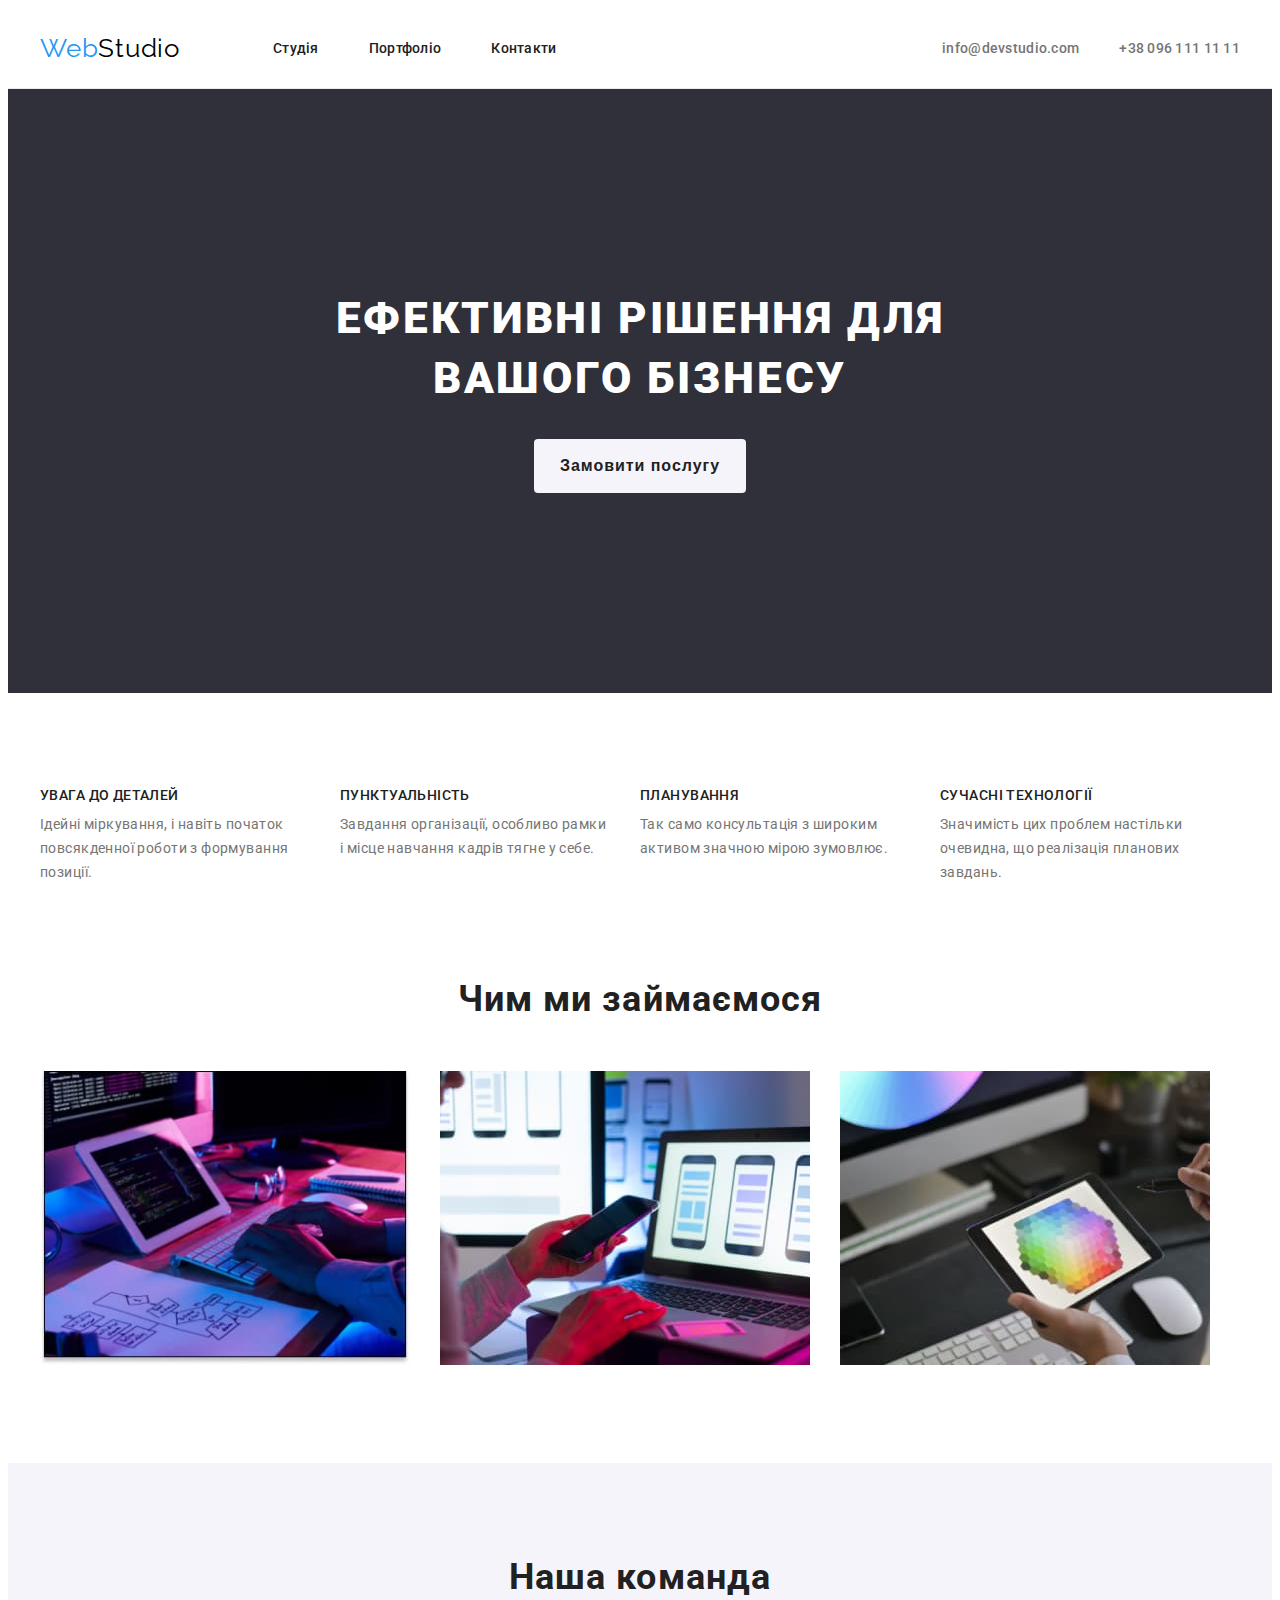
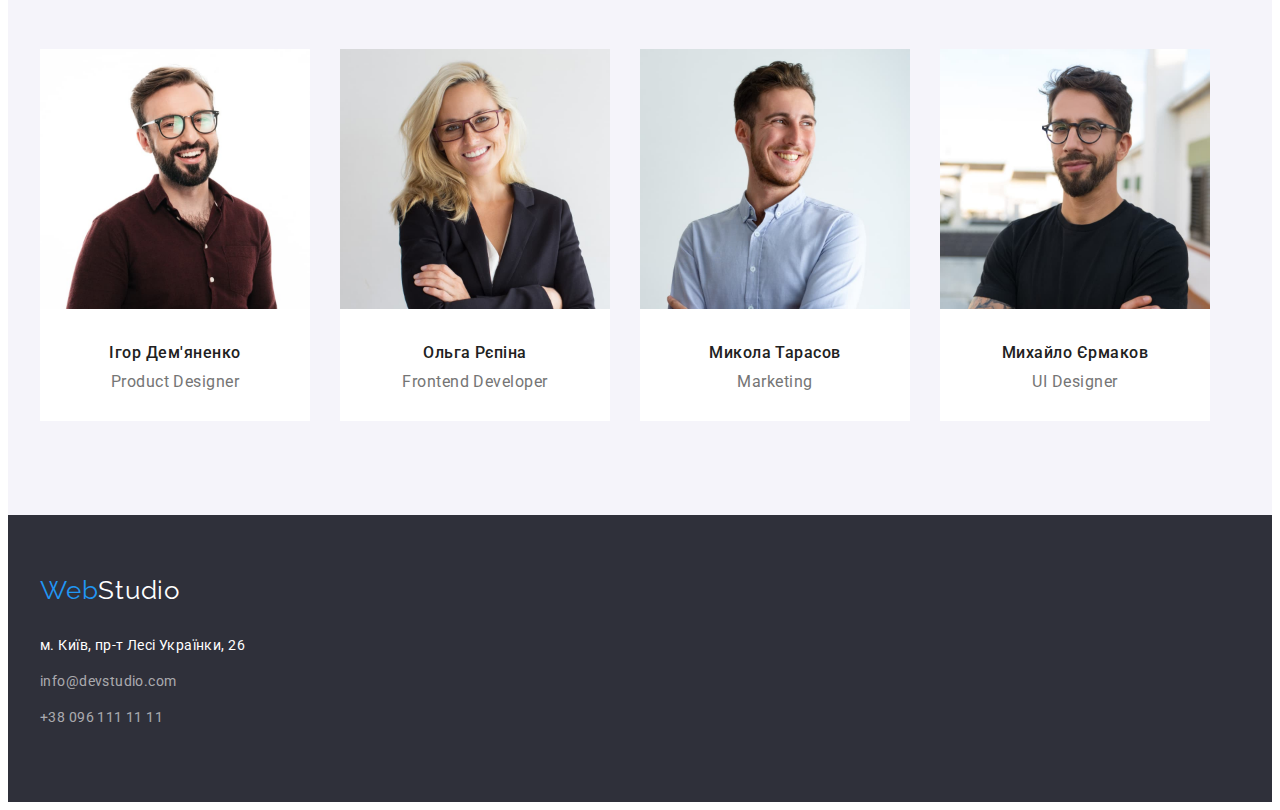
<file: index.html>
<!DOCTYPE html>
<html lang="uk">
  <head>
    <meta charset="UTF-8" />
    <meta http-equiv="X-UA-Compatible" content="IE=edge" />
    <meta name="viewport" content="width=device-width, initial-scale=1.0" />
    <title>HTML+CSS ДЗ №3</title>
    <link rel="preconnect" href="https://fonts.googleapis.com" />
    <link rel="preconnect" href="https://fonts.gstatic.com" crossorigin />
    <link
      href="https://fonts.googleapis.com/css2?family=Raleway:wght@700&family=Roboto:wght@400;500;700;900&display=swap"
      rel="stylesheet"
    />
    <link
      rel="stylesheet"
      href="https://cdnjs.cloudflare.com/ajax/libs/modern-normalize/1.1.0/modern-normalize.min.css"
      integrity="sha512-wpPYUAdjBVSE4KJnH1VR1HeZfpl1ub8YT/NKx4PuQ5NmX2tKuGu6U/JRp5y+Y8XG2tV+wKQpNHVUX03MfMFn9Q=="
      crossorigin="anonymous"
      referrerpolicy="no-referrer"
    />
    <link rel="stylesheet" href="./css/styles.css" />
  </head>
  <body>
    <!--  Верхня лінія  -->
    <header class="top-line">
      <div class="container top-conteiner">
        <nav class="t-nav">
          <a class="logo" href="./index.html"> <span class="logo-text-color">Web</span>Studio </a>
          <ul class="top-nav list">
            <li class="item">
              <a class="nav-link" href="./index.html">Студія</a>
            </li>
            <li class="item">
              <a class="nav-link" href="./portfolio.html">Портфоліо</a>
            </li>
            <li class="item">
              <a class="nav-link" href="#">Контакти</a>
            </li>
          </ul>
        </nav>
        <ul class="top-cont list">
          <li class="item">
            <a class="contact-link" href="mailto:info@devstudio.com">info@devstudio.com</a>
          </li>
          <li class="item">
            <a class="contact-link" href="tel:+380961111111">+38 096 111 11 11</a>
          </li>
        </ul>
      </div>
    </header>
    <main>
      <!-- Шапка -->
      <div class="head">
        <section class="container head-container">
          <h1 class="head-title">Ефективні рішення для вашого бізнесу</h1>
          <button class="button head-button-font" type="button">Замовити послугу</button>
        </section>
      </div>
      <!-- Особливості -->
      <section class="section">
        <div class="container">
          <ul class="list features">
            <li class="item">
              <h3 class="features-title">УВАГА ДО ДЕТАЛЕЙ</h3>
              <p class="features-text">
                Ідейні міркування, і навіть початок повсякденної роботи з формування позиції.
              </p>
            </li>
            <li class="item">
              <h3 class="features-title">ПУНКТУАЛЬНІСТЬ</h3>
              <p class="features-text">
                Завдання організації, особливо рамки і місце навчання кадрів тягне у себе.
              </p>
            </li>
            <li class="item">
              <h3 class="features-title">ПЛАНУВАННЯ</h3>
              <p class="features-text">
                Так само консультація з широким активом значною мірою зумовлює.
              </p>
            </li>
            <li class="item">
              <h3 class="features-title">СУЧАСНІ ТЕХНОЛОГІЇ</h3>
              <p class="features-text">
                Значимість цих проблем настільки очевидна, що реалізація планових завдань.
              </p>
            </li>
          </ul>
        </div>
      </section>
      <!-- Чим ми займаємося -->
      <section class="section no-top-pad">
        <div class="container">
          <h2 class="work-title">Чим ми займаємося</h2>
          <ul class="list works">
            <li class="item">
              <img
                src="./images/img_1.jpg"
                alt="людина набирає текст програми на клавіатурі"
                width="370"
                height="294"
              />
            </li>
            <li class="item">
              <img
                src="./images/img_2.jpg"
                alt="людина за ноутбуком розробляє дизайн додатку на телефон"
                width="370"
                height="294"
              />
            </li>
            <li class="item">
              <img
                src="./images/img_3.jpg"
                alt="людина на планшеті обирає колір на діаграмі кольорів"
                width="370"
                height="294"
              />
            </li>
          </ul>
        </div>
      </section>
      <!-- Наша команда -->
      <section class="team section">
        <div class="container">
          <h2 class="team-title">Наша команда</h2>
          <ul class="list us-team">
            <li class="team-item">
              <img
                src="./images/photo_1.jpg"
                alt="фотограіфя Ігоря Дем'яненко"
                width="270"
                height="260"
              />
              <div class="team-block">
                <h3 class="team-name">Ігор Дем'яненко</h3>
                <p class="team-text">Product Designer</p>
              </div>
            </li>
            <li class="team-item">
              <img
                src="./images/photo_2.jpg"
                alt="фотограіфя Ольги Рєпіної"
                width="270"
                height="260"
              />
              <div class="team-block">
                <h3 class="team-name">Ольга Рєпіна</h3>
                <p class="team-text">Frontend Developer</p>
              </div>
            </li>
            <li class="team-item">
              <img
                src="./images/photo_3.jpg"
                alt="фотограіфя Миколи Тарасова"
                width="270"
                height="260"
              />
              <div class="team-block">
                <h3 class="team-name">Микола Тарасов</h3>
                <p class="team-text">Marketing</p>
              </div>
            </li>
            <li class="team-item">
              <img
                src="./images/photo_4.jpg"
                alt="фотограіфя Михайла Єрмакова"
                width="270"
                height="260"
              />
              <div class="team-block">
                <h3 class="team-name">Михайло Єрмаков</h3>
                <p class="team-text">UI Designer</p>
              </div>
            </li>
          </ul>
        </div>
      </section>
    </main>
    <!-- Підвал -->
    <footer class="footer">
      <div class="container foot-container">
        <a class="footer-logo" href="./index.html">
          <span class="logo-text-color">Web</span>Studio
        </a>
        <address class="addr">
          <a class="footer-link footer-addr" href="">м. Київ, пр-т Лесі Українки, 26</a>
          <a class="footer-link footer-mail" href="mailto:info@devstudio.com">info@devstudio.com</a>
          <a class="footer-link footer-tel" href="tel:+380961111111">+38 096 111 11 11</a>
        </address>
      </div>
    </footer>
  </body>
</html>
</file>
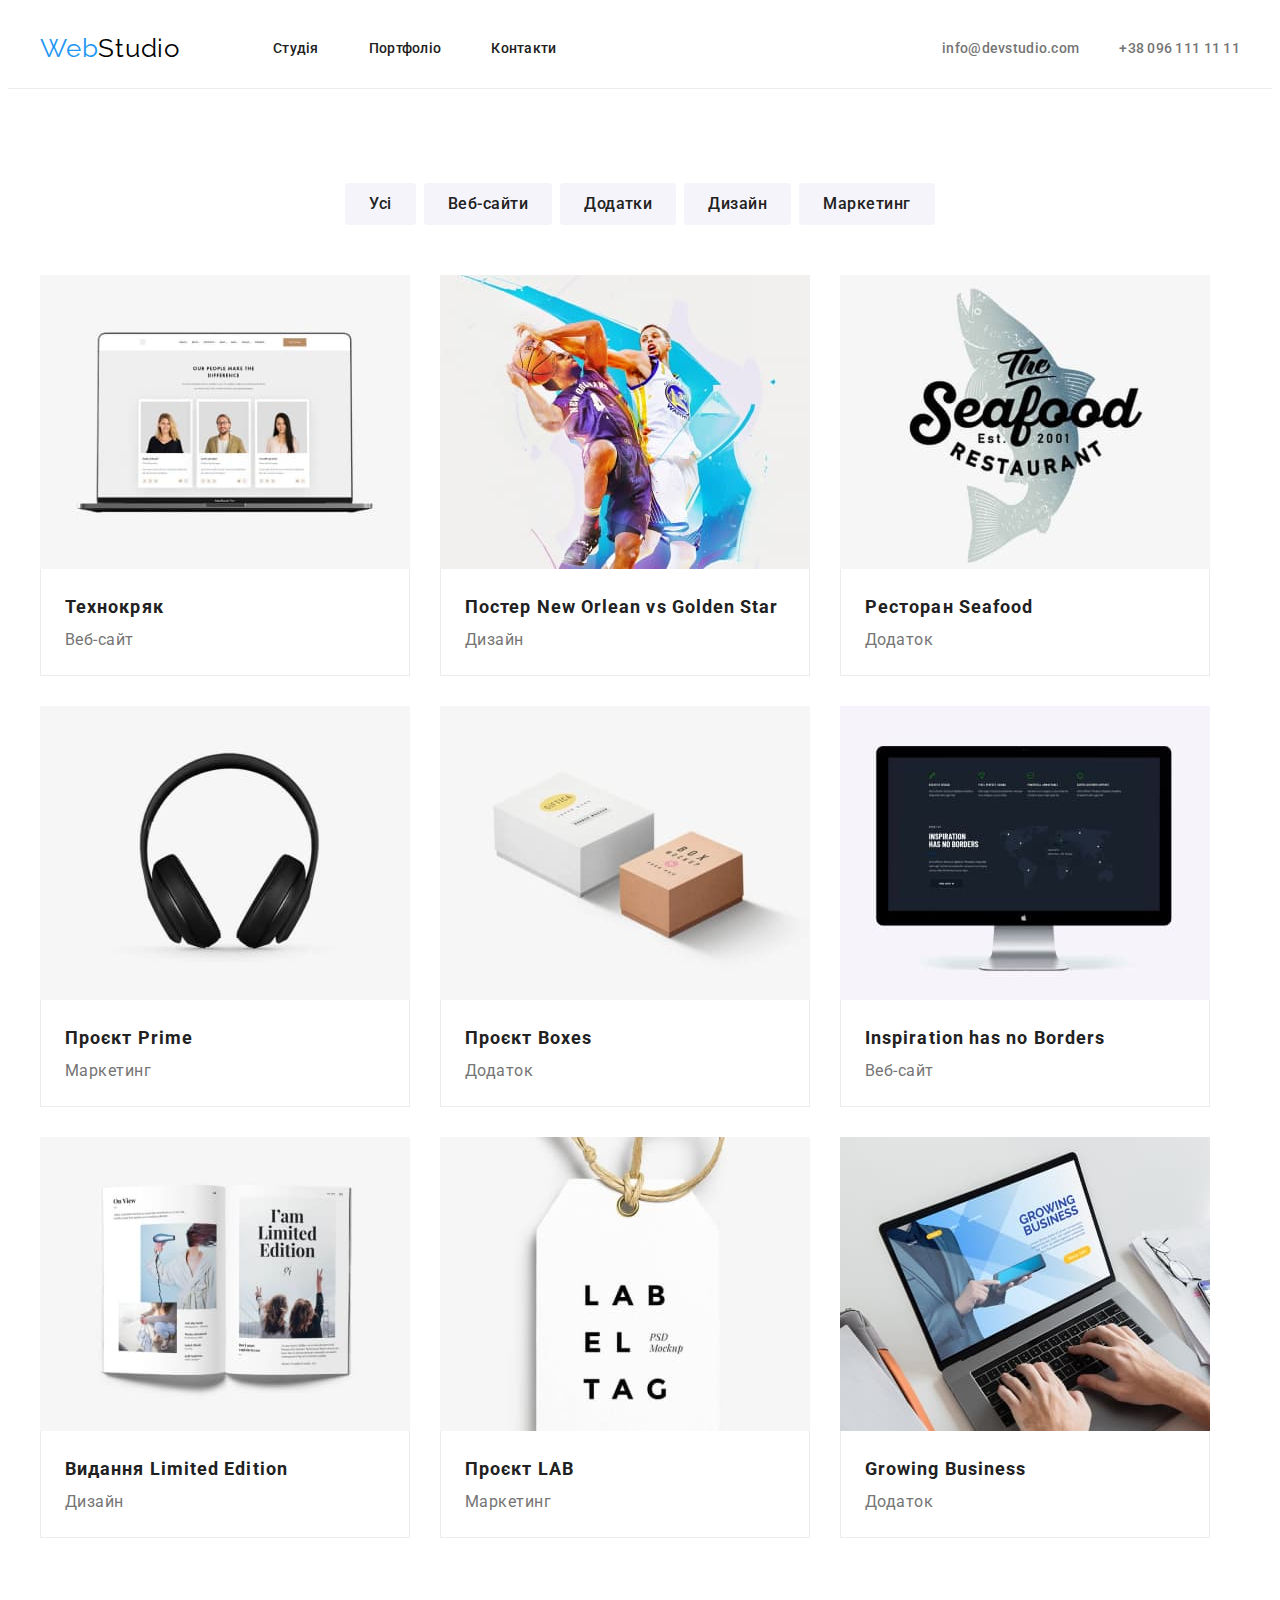
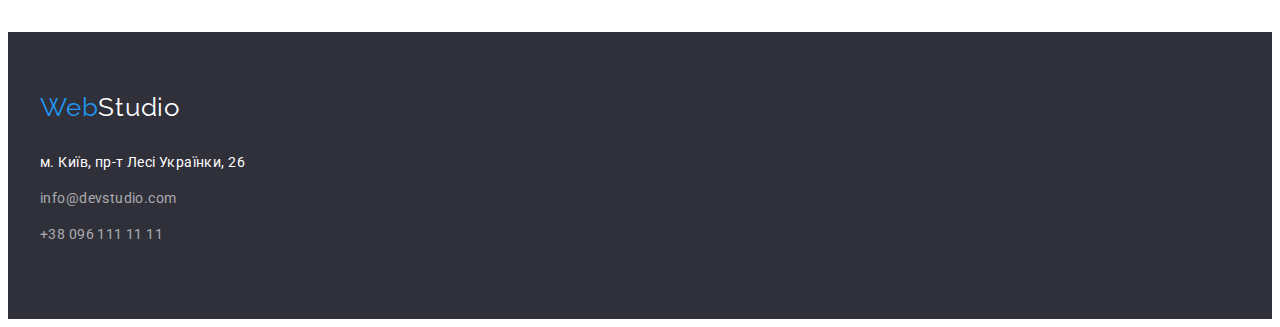
<file: portfolio.html>
<!DOCTYPE html>
<html lang="uk">
  <head>
    <meta charset="UTF-8" />
    <meta http-equiv="X-UA-Compatible" content="IE=edge" />
    <meta name="viewport" content="width=device-width, initial-scale=1.0" />
    <title>HTML+CSS ДЗ №3</title>
    <link rel="preconnect" href="https://fonts.googleapis.com" />
    <link rel="preconnect" href="https://fonts.gstatic.com" crossorigin />
    <link
      href="https://fonts.googleapis.com/css2?family=Raleway:wght@700&family=Roboto:wght@400;500;700;900&display=swap"
      rel="stylesheet"
    />
    <link
      rel="stylesheet"
      href="https://cdnjs.cloudflare.com/ajax/libs/modern-normalize/1.1.0/modern-normalize.min.css"
      integrity="sha512-wpPYUAdjBVSE4KJnH1VR1HeZfpl1ub8YT/NKx4PuQ5NmX2tKuGu6U/JRp5y+Y8XG2tV+wKQpNHVUX03MfMFn9Q=="
      crossorigin="anonymous"
      referrerpolicy="no-referrer"
    />
    <link rel="stylesheet" href="./css/styles.css" />
  </head>
  <body>
    <!--  Верхня лінія  -->
    <header class="top-line">
      <div class="container top-conteiner">
        <nav class="t-nav">
          <a class="logo" href="./index.html"> <span class="logo-text-color">Web</span>Studio </a>
          <ul class="top-nav list">
            <li class="item">
              <a class="nav-link" href="./index.html">Студія</a>
            </li>
            <li class="item">
              <a class="nav-link" href="./portfolio.html">Портфоліо</a>
            </li>
            <li class="item">
              <a class="nav-link" href="#">Контакти</a>
            </li>
          </ul>
        </nav>
        <ul class="top-cont list">
          <li class="item">
            <a class="contact-link" href="mailto:info@devstudio.com">info@devstudio.com</a>
          </li>
          <li class="item">
            <a class="contact-link" href="tel:+380961111111">+38 096 111 11 11</a>
          </li>
        </ul>
      </div>
    </header>
    <main>
      <!-- Приклади робіт -->
      <section class="section">
        <div class="container">
          <h1 hidden>Селектори фільтрів</h1>
          <ul class="list filter-btn">
            <li class="item">
              <button class="button button-font" type="button">Усі</button>
            </li>
            <li class="item">
              <button class="button button-font" type="button">Веб-сайти</button>
            </li>
            <li class="item">
              <button class="button button-font" type="button">Додатки</button>
            </li>
            <li class="item">
              <button class="button button-font" type="button">Дизайн</button>
            </li>
            <li class="item">
              <button class="button button-font" type="button">Маркетинг</button>
            </li>
          </ul>
          <h2 hidden>Приклади робіт</h2>
          <ul class="list examples">
            <li class="item">
              <a class="example-link" href="#">
                <img
                  src="./images/sample_1.jpg"
                  alt="Зображення прикладу сторінки з сайту на екрані ноутбука"
                  width="370"
                  height="294"
                />
                <div class="example-block">
                  <h3 class="example-title">Технокряк</h3>
                  <p class="example-text">Веб-сайт</p>
                </div>
              </a>
            </li>
            <li class="item">
              <a class="example-link" href="#">
                <img
                  src="./images/sample_2.jpg"
                  alt="Зображення двох спортсменів баскетболістів на момент кидку мяча у кільце"
                  width="370"
                  height="294"
                />
                <div class="example-block">
                  <h3 class="example-title">Постер New Orlean vs Golden Star</h3>
                  <p class="example-text">Дизайн</p>
                </div>
              </a>
            </li>
            <li class="item">
              <a class="example-link" href="#">
                <img
                  src="./images/sample_3.jpg"
                  alt="Логотип ресторану на якому зображено рибу та назву ресторану"
                  width="370"
                  height="294"
                />
                <div class="example-block">
                  <h3 class="example-title">Ресторан Seafood</h3>
                  <p class="example-text">Додаток</p>
                </div>
              </a>
            </li>
            <li class="item">
              <a class="example-link" href="#">
                <img
                  src="./images/sample_4.jpg"
                  alt="Фотографія навушників"
                  width="370"
                  height="294"
                />
                <div class="example-block">
                  <h3 class="example-title">Проєкт Prime</h3>
                  <p class="example-text">Маркетинг</p>
                </div>
              </a>
            </li>
            <li class="item">
              <a class="example-link" href="#">
                <img
                  src="./images/sample_5.jpg"
                  alt="Зображення двох паперових коробочок білого та оранжевого кольору різного розміру"
                  width="370"
                  height="294"
                />
                <div class="example-block">
                  <h3 class="example-title">Проєкт Boxes</h3>
                  <p class="example-text">Додаток</p>
                </div>
              </a>
            </li>
            <li class="item">
              <a class="example-link" href="#">
                <img
                  src="./images/sample_6.jpg"
                  alt="На екрані монітору стартова сторінка дивного сайту"
                  width="370"
                  height="294"
                />
                <div class="example-block">
                  <h3 class="example-title">Inspiration has no Borders</h3>
                  <p class="example-text">Веб-сайт</p>
                </div>
              </a>
            </li>
            <li class="item">
              <a class="example-link" href="#">
                <img
                  src="./images/sample_7.jpg"
                  alt="Зображено розгорнута сторінка якогось примірника журналу"
                  width="370"
                  height="294"
                />
                <div class="example-block">
                  <h3 class="example-title">Видання Limited Edition</h3>
                  <p class="example-text">Дизайн</p>
                </div>
              </a>
            </li>
            <li class="item">
              <a class="example-link" href="#">
                <img
                  src="./images/sample_8.jpg"
                  alt="Стилізована картонна бірка із назвою компанії"
                  width="370"
                  height="294"
                />
                <div class="example-block">
                  <h3 class="example-title">Проєкт LAB</h3>
                  <p class="example-text">Маркетинг</p>
                </div>
              </a>
            </li>
            <li class="item">
              <a class="example-link" href="#">
                <img
                  src="./images/sample_9.jpg"
                  alt="Людина на ноутбуці переглядає бізнес сайт"
                  width="370"
                  height="294"
                />
                <div class="example-block">
                  <h3 class="example-title">Growing Business</h3>
                  <p class="example-text">Додаток</p>
                </div>
              </a>
            </li>
          </ul>
        </div>
      </section>
    </main>
    <!-- Підвал -->
    <footer class="footer">
      <div class="container foot-container">
        <a class="footer-logo" href="./index.html">
          <span class="logo-text-color">Web</span>Studio
        </a>
        <address class="addr">
          <a class="footer-link footer-addr" href="">м. Київ, пр-т Лесі Українки, 26</a>
          <a class="footer-link footer-mail" href="mailto:info@devstudio.com">info@devstudio.com</a>
          <a class="footer-link footer-tel" href="tel:+380961111111">+38 096 111 11 11</a>
        </address>
      </div>
    </footer>
  </body>
</html>
</file>
<file: css/styles.css>
:root {
  --color-text: #757575;
  --color-title: #212121;
  --color-selected: #2196f3;
  --color-background: #f5f4fa;
  --color-footer-bg: #2f303a;
  --color-primary-title: #ffffff;
  --color-line: #ececec;
}

body {
  background-color: #ffffff;
  color: var(--color-text);
  font-family: 'Roboto', 'Verdana', 'Tahoma', sans-serif;
  font-style: normal;
}

h1,
h2,
h3,
p {
  margin-top: 0;
  margin-bottom: 0;
}

.list {
  margin-top: 0;
  margin-bottom: 0;
  padding-left: 0;
  list-style-type: none;
}

.container {
  margin-left: auto;
  margin-right: auto;
  width: 1200px;
  padding-left: 15px;
  padding-right: 15px;
}

.top-conteiner,
.t-nav {
  display: flex;
  align-items: center;
}

.top-nav {
  display: flex;
  align-items: center;
  margin-left: 93px;
}
.top-cont {
  display: flex;
  align-items: center;
  margin-left: auto;
}

.top-nav .item + .item {
  margin-left: 50px;
}

.top-cont .item + .item {
  margin-left: 40px;
}

.section {
  padding-top: 94px;
  padding-bottom: 94px;
}

.section.no-top-pad {
  padding-top: 0;
}

.top-line {
  border-bottom: 1px solid var(--color-line);
}

.logo-text-color {
  color: var(--color-selected);
}

.logo {
  display: block;

  color: #000000;
  font-family: 'Raleway';
  font-size: 26px;
  line-height: 1.192;
  letter-spacing: 0.03em;
  text-decoration: none;
}
.footer-logo {
  font-family: 'Raleway';
  font-size: 26px;
  line-height: 1.192;
  letter-spacing: 0.03em;
  text-decoration: none;
}

.nav-link {
  display: block;
  padding-top: 32px;
  padding-bottom: 32px;

  color: var(--color-title);
  font-weight: 500;
  font-size: 14px;
  line-height: 1.143;
  letter-spacing: 0.02em;
  text-decoration: none;
}

.features-title {
  color: var(--color-title);
  font-weight: 500;
  font-size: 14px;
  line-height: 1.143;
  letter-spacing: 0.02em;
  text-decoration: none;
}
.features-title {
  margin-bottom: 10px;
}

.contact-link {
  display: block;
  padding-top: 32px;
  padding-bottom: 32px;

  color: var(--color-text);
  font-weight: 500;
  font-size: 14px;
  line-height: 1.143;
  letter-spacing: 0.02em;
  text-decoration: none;
}

.head {
  background-color: var(--color-footer-bg);
  text-align: center;
  padding-top: 200px;
  padding-bottom: 200px;
}

.head-title {
  margin-left: auto;
  margin-right: auto;
  width: 696px;

  color: var(--color-primary-title);
  margin-bottom: 30px;
}

.head-title {
  font-weight: 900;
  font-size: 44px;
  line-height: 1.363;
  text-align: center;
  letter-spacing: 0.06em;
  text-transform: uppercase;
}

.head-button-font {
  padding: 10px 24px;

  color: #ffffff;
  font-weight: 700;
  font-size: 16px;
  line-height: 1.875;
  text-align: center;
  letter-spacing: 0.06em;
}

.features {
  display: flex;
}
.features .item + .item {
  margin-left: 30px;
}
.features .item {
  width: 270px;
}

.features-title {
  color: var(--color-title);
  font-size: 14px;
  line-height: 1.143;
  letter-spacing: 0.03em;
  text-transform: uppercase;
}
.features-text {
  font-size: 14px;
  line-height: 1.714;
  letter-spacing: 0.03em;
}

.works {
  display: flex;
}
.works .item + .item {
  margin-left: 30px;
}

.us-team {
  display: flex;
}
.us-team .team-item + .team-item {
  margin-left: 30px;
}

.team-block {
  padding-top: 30px;
  padding-bottom: 30px;
}

.work-title,
.team-title {
  margin-bottom: 50px;
  color: var(--color-title);
  font-size: 36px;
  line-height: 1.166;
  text-align: center;
  letter-spacing: 0.03em;
}

.team-name {
  margin-bottom: 10px;
  color: var(--color-title);
  font-weight: 500;
  font-size: 16px;
  line-height: 1.188;
  text-align: center;
  letter-spacing: 0.03em;
}

.team-text {
  font-weight: 400;
  font-size: 16px;
  line-height: 1.188;
  text-align: center;
  letter-spacing: 0.03em;
}

.nav-link:hover,
.nav-link:focus,
.contact-link:hover,
.contact-link:focus {
  color: var(--color-selected);
}

.button {
  background-color: var(--color-background);
  color: var(--color-title);
  border-radius: 4px;
  border-color: transparent;
  cursor: pointer;
}

.button:hover,
.button:focus {
  background-color: var(--color-selected);
  color: var(--color-primary-title);
}

.button-font {
  padding: 6px 22px;
  font-family: 'Roboto';
  font-weight: 500;
  font-size: 16px;
  line-height: 1.625;
  text-align: center;
  letter-spacing: 0.03em;
}

.filter-btn {
  display: flex;
  justify-content: center;
  margin-bottom: 50px;
}
.filter-btn .item + .item {
  margin-left: 8px;
}

.examples {
  display: flex;
  flex-wrap: wrap;
}
.examples .item {
  margin-right: 30px;
  margin-bottom: 30px;
}
.examples .item:nth-child(3n) {
  margin-right: 0;
}
.examples .item:nth-last-child(-n + 3) {
  margin-bottom: 0;
}

.example-block {
  padding: 20px 24px;
  border-left: 1px solid var(--color-line);
  border-right: 1px solid var(--color-line);
  border-bottom: 1px solid var(--color-line);
}

.example-title {
  color: var(--color-title);
  font-size: 18px;
  line-height: 2;
  letter-spacing: 0.06em;
}

.example-text {
  color: var(--color-text);
  font-size: 16px;
  line-height: 1.875;
  letter-spacing: 0.03em;
}

.example-link {
  text-decoration: none;
  display: inline-grid;
}

.footer {
  background-color: var(--color-footer-bg);
  padding-top: 60px;
  padding-bottom: 60px;
}

.foot-container {
  display: flex;
  flex-direction: column;
}

.footer-logo {
  color: var(--color-primary-title);
}

.footer-addr {
  color: var(--color-primary-title);
}

.addr {
  display: flex;
  flex-direction: column;
  margin-top: 28px;
  font-style: normal;
}

.footer-link {
  margin-bottom: 12px;
  color: rgba(255, 255, 255, 0.6);
  font-weight: 400;
  font-size: 14px;
  line-height: 1.714;
  letter-spacing: 0.03em;
  text-decoration: none;
}

.footer-addr {
  color: #ffffff;
}

.team {
  background-color: var(--color-background);
}

.team-item {
  background-color: var(--color-primary-title);
}
</file>
